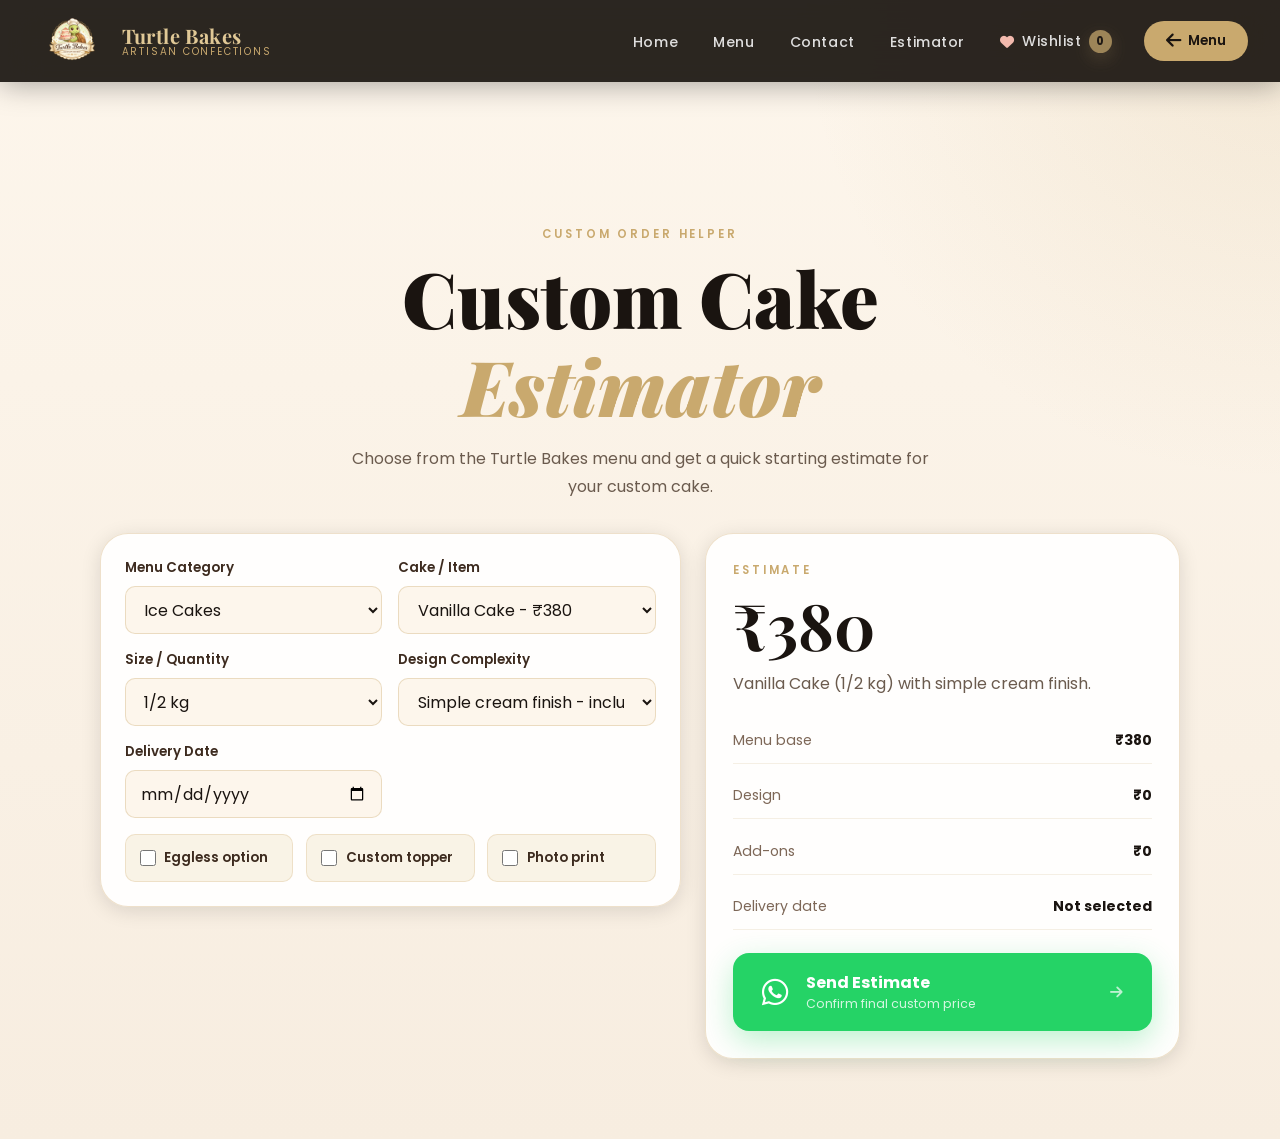
<file: estimator.html>
<!DOCTYPE html>
<html lang="en">

<head>
  <meta charset="UTF-8" />
  <meta name="viewport" content="width=device-width, initial-scale=1.0" />
  <title>Custom Cake Estimator | Turtle Bakes</title>
  <link rel="stylesheet" href="style.css?v=5" />
  <link rel="icon" type="image/png" sizes="64x64" href="logo.png" />
  <link
    href="https://fonts.googleapis.com/css2?family=Playfair+Display:ital,wght@0,400;0,600;0,700;0,900;1,400;1,600&family=Poppins:wght@300;400;500;600&family=Cormorant+Garamond:ital,wght@0,300;0,400;1,300;1,400&display=swap"
    rel="stylesheet" />
  <link rel="stylesheet" href="https://cdnjs.cloudflare.com/ajax/libs/font-awesome/6.5.0/css/all.min.css" />
</head>

<body class="estimator-page-body">
  <nav class="navbar wishlist-page-nav scrolled" id="navbar">
    <div class="nav-container">
      <a href="index.html#home" class="nav-logo">
        <span class="logo-turtle"><img src="logo.png" alt="Turtle Bakes logo" style="width: 80px;"></span>
        <div class="logo-text">
          <span class="logo-main">Turtle Bakes</span>
          <span class="logo-tagline">Artisan Confections</span>
        </div>
      </a>
      <ul class="nav-links" id="navLinks">
        <li><a href="index.html#home" class="nav-link">Home</a></li>
        <li><a href="index.html#menu" class="nav-link">Menu</a></li>
        <li><a href="index.html#contact" class="nav-link">Contact</a></li>
        <li><a href="estimator.html" class="nav-link active-link">Estimator</a></li>
        <li>
          <a href="wishlist.html" class="nav-link wishlist-nav-link" aria-label="Open wishlist">
            <i class="fas fa-heart"></i>
            <span>Wishlist</span>
            <span class="wishlist-count" data-wishlist-count>0</span>
          </a>
        </li>
      </ul>
      <a href="https://wa.me/916383881006?text=Hi%2C%20I%20want%20to%20enquire%20about%20cakes" target="_blank"
        class="nav-cta nav-cta-mobile">
        <i class="fab fa-whatsapp"></i> Order Now
      </a>
      <a href="index.html#menu" class="nav-cta nav-cta-desktop">
        <i class="fas fa-arrow-left"></i> Menu
      </a>
      <button class="hamburger" id="hamburger" aria-label="Toggle menu">
        <span></span><span></span><span></span>
      </button>
    </div>
  </nav>

  <main class="estimator-page">
    <section class="estimator-hero">
      <p class="section-eyebrow">Custom Order Helper</p>
      <h1>Custom Cake <em>Estimator</em></h1>
      <p>Choose from the Turtle Bakes menu and get a quick starting estimate for your custom cake.</p>
    </section>

    <section class="estimator-shell">
      <form class="estimator-panel" id="estimatorForm">
        <div class="estimator-field">
          <label for="categorySelect">Menu Category</label>
          <select id="categorySelect"></select>
        </div>

        <div class="estimator-field">
          <label for="cakeSelect">Cake / Item</label>
          <select id="cakeSelect"></select>
        </div>

        <div class="estimator-field">
          <label for="sizeSelect">Size / Quantity</label>
          <select id="sizeSelect"></select>
        </div>

        <div class="estimator-field">
          <label for="designSelect">Design Complexity</label>
          <select id="designSelect">
            <option value="0">Simple cream finish - included</option>
            <option value="120">Standard custom design - +₹120</option>
            <option value="250">Premium theme design - +₹250</option>
            <option value="450">Detailed sculpted design - +₹450</option>
          </select>
        </div>

        <div class="estimator-field">
          <label for="deliveryDate">Delivery Date</label>
          <input type="date" id="deliveryDate" />
        </div>

        <div class="estimator-addons">
          <label><input type="checkbox" value="50" data-addon="Eggless option" /> Eggless option</label>
          <label><input type="checkbox" value="120" data-addon="Custom topper" /> Custom topper</label>
          <label><input type="checkbox" value="150" data-addon="Photo print" /> Photo print</label>
        </div>
      </form>

      <aside class="estimator-result">
        <p class="section-eyebrow">Estimate</p>
        <h2 id="estimateTotal">₹0</h2>
        <p id="estimateSummary">Select a cake to calculate your starting estimate.</p>
        <div class="estimator-breakdown" id="estimateBreakdown"></div>
        <a href="#" target="_blank" class="btn-whatsapp-large estimator-whatsapp" id="estimateWhatsApp">
          <i class="fab fa-whatsapp"></i>
          <div>
            <span>Send Estimate</span>
            <small>Confirm final custom price</small>
          </div>
          <i class="fas fa-arrow-right"></i>
        </a>
      </aside>
    </section>
  </main>

  <script src="js/wishlist.js"></script>
  <script src="js/smooth-scroll.js?v=2"></script>
  <script src="js/estimator.js?v=5"></script>
</body>

</html>
</file>
<file: style.css>
/* =============================================
   TURTLE BAKES — Luxury Bakery CSS
   Patisserie-inspired dark + beige palette
   ============================================= */

/* ─── CSS VARIABLES ─── */
:root {
  --dark:       #1a1410;
  --dark-2:     #231c15;
  --dark-3:     #2e2318;
  --mocha:      #3d2b1f;
  --gold:       #c9a96e;
  --gold-light: #e0c896;
  --gold-pale:  #f5ead4;
  --cream:      #fdf6ec;
  --cream-2:    #f7ede0;
  --beige:      #e8d5b7;
  --text-light: rgba(255,255,255,0.85);
  --text-muted: rgba(255,255,255,0.5);
  --shadow-sm:  0 4px 20px rgba(0,0,0,0.12);
  --shadow-md:  0 8px 40px rgba(0,0,0,0.2);
  --shadow-lg:  0 20px 60px rgba(0,0,0,0.3);
  --radius:     16px;
  --radius-sm:  10px;
  --radius-lg:  28px;
  --transition: 0.42s cubic-bezier(0.22,1,0.36,1);
}

/* ─── RESET & BASE ─── */
*, *::before, *::after { box-sizing: border-box; margin: 0; padding: 0; }
html { scroll-behavior: smooth; font-size: 16px; }
html,
body {
  width: 100%;
  max-width: 100%;
  overflow-x: hidden;
}
body {
  font-family: 'Poppins', sans-serif;
  background: var(--cream);
  color: var(--dark);
  overflow-x: hidden;
}
body.nav-open {
  overflow: hidden;
}
img { display: block; width: 100%; object-fit: cover; }
a { text-decoration: none; color: inherit; }
ul { list-style: none; }
button { border: none; cursor: pointer; background: none; font-family: inherit; }

.feat-img-wrap img,
.baking-img img,
.menu-card-img img,
.wishlist-page-img img,
.wishlist-detail-image img,
.about-img-main img,
.about-img-accent img,
.contact-img-card img {
  width: 100%;
  height: 100%;
  object-fit: cover;
  object-position: center center;
}

/* ─── TYPOGRAPHY ─── */
h1, h2, h3, h4 { font-family: 'Playfair Display', serif; line-height: 1.15; }
h1 { font-size: clamp(2.6rem, 6vw, 5.2rem); font-weight: 900; }
h2 { font-size: clamp(2rem, 4vw, 3.4rem); font-weight: 700; }
h3 { font-size: 1.25rem; font-weight: 600; }
h4 { font-size: 1.05rem; font-weight: 600; }
em { font-style: italic; color: var(--gold); }

/* ─── SCROLLBAR ─── */
::-webkit-scrollbar { width: 6px; }
::-webkit-scrollbar-track { background: var(--cream); }
::-webkit-scrollbar-thumb { background: var(--gold); border-radius: 3px; }

/* ─── SECTION HELPERS ─── */
.section-eyebrow {
  font-family: 'Poppins', sans-serif;
  font-size: 0.72rem;
  font-weight: 600;
  letter-spacing: 0.25em;
  text-transform: uppercase;
  color: var(--gold);
  margin-bottom: 0.6rem;
  display: block;
}
.section-eyebrow.light { color: var(--gold-light); }

.section-title { margin-bottom: 1rem; }
.section-sub {
  font-size: 1.02rem;
  color: #6b5b4e;
  max-width: 520px;
  margin: 0 auto;
  line-height: 1.7;
}

.section-header {
  text-align: center;
  padding: 0 1rem 3rem;
  max-width: 700px;
  margin: 0 auto;
}

/* ─── BUTTONS ─── */
.btn-primary {
  display: inline-flex;
  align-items: center;
  gap: 0.7rem;
  padding: 1rem 2.2rem;
  background: var(--gold);
  color: var(--dark);
  font-weight: 600;
  font-size: 0.9rem;
  letter-spacing: 0.05em;
  border-radius: 60px;
  transition: var(--transition);
  position: relative;
  overflow: hidden;
}
.btn-primary::before {
  content: '';
  position: absolute;
  inset: 0;
  background: white;
  opacity: 0;
  transition: opacity 0.3s;
}
.btn-primary:hover { transform: translateY(-3px); box-shadow: 0 12px 35px rgba(201,169,110,0.45); }
.btn-primary:hover::before { opacity: 0.12; }
.btn-primary i { transition: transform 0.3s; }
.btn-primary:hover i { transform: translateX(5px); }

.btn-outline {
  display: inline-flex;
  align-items: center;
  gap: 0.7rem;
  padding: 1rem 2.2rem;
  border: 1.5px solid var(--gold-light);
  color: var(--gold-light);
  font-weight: 600;
  font-size: 0.9rem;
  letter-spacing: 0.05em;
  border-radius: 60px;
  transition: var(--transition);
}
.btn-outline:hover {
  background: var(--gold-light);
  color: var(--dark);
  transform: translateY(-3px);
}
.btn-outline:hover i { transform: translateX(5px); }
.btn-outline i { transition: transform 0.3s; }

.btn-whatsapp {
  display: inline-flex;
  align-items: center;
  gap: 0.7rem;
  padding: 1rem 2.2rem;
  background: #25D366;
  color: white;
  font-weight: 600;
  font-size: 0.95rem;
  border-radius: 60px;
  transition: var(--transition);
  box-shadow: 0 8px 25px rgba(37,211,102,0.3);
}
.btn-whatsapp:hover { background: #1ebe5d; transform: translateY(-3px); box-shadow: 0 14px 35px rgba(37,211,102,0.4); }
.btn-whatsapp i { font-size: 1.2rem; }

/* ─── ANIMATIONS ─── */
@keyframes fadeUp {
  from { opacity: 0; transform: translateY(30px); }
  to   { opacity: 1; transform: translateY(0); }
}
@keyframes marquee {
  from { transform: translateX(0); }
  to   { transform: translateX(-50%); }
}
@keyframes pulse-ring {
  0%   { transform: scale(0.95); box-shadow: 0 0 0 0 rgba(37,211,102,0.6); }
  70%  { transform: scale(1);    box-shadow: 0 0 0 14px rgba(37,211,102,0); }
  100% { transform: scale(0.95); box-shadow: 0 0 0 0 rgba(37,211,102,0); }
}
@keyframes scrollLine {
  0%   { height: 0; opacity: 1; }
  100% { height: 48px; opacity: 0; }
}
@keyframes countUp { from { opacity: 0; } to { opacity: 1; } }

/* Reveal on scroll */
.reveal {
  opacity: 0;
  transform: translateY(40px);
  transition: opacity 0.7s ease, transform 0.7s ease;
}
.reveal.visible { opacity: 1; transform: translateY(0); }
.reveal:nth-child(2) { transition-delay: 0.1s; }
.reveal:nth-child(3) { transition-delay: 0.2s; }
.reveal:nth-child(4) { transition-delay: 0.3s; }
.reveal:nth-child(5) { transition-delay: 0.4s; }

/* Slide content animations */
.hero-slide .fade-up { opacity: 0; transform: translateY(28px); }
.hero-slide.active .fade-up { animation: fadeUp 0.7s ease forwards; }
.hero-slide.active .delay-1 { animation-delay: 0.2s; }
.hero-slide.active .delay-2 { animation-delay: 0.4s; }
.hero-slide.active .delay-3 { animation-delay: 0.6s; }

/* ─── NAVBAR ─── */
.navbar {
  position: fixed;
  top: 0; left: 0; right: 0;
  z-index: 1000;
  transition: background 0.4s, box-shadow 0.4s, padding 0.4s;
  padding: 1.4rem 0;
}
.navbar.scrolled {
  background: rgba(26,20,16,0.92);
  backdrop-filter: blur(18px) saturate(1.5);
  -webkit-backdrop-filter: blur(18px) saturate(1.5);
  box-shadow: 0 2px 30px rgba(0,0,0,0.35);
  padding: 0.9rem 0;
}

.nav-container {
  max-width: 1280px;
  margin: 0 auto;
  padding: 0 2rem;
  display: flex;
  align-items: center;
  gap: 2rem;
}

.nav-logo {
  display: flex;
  align-items: center;
  gap: 0.6rem;
  text-decoration: none;
  margin-right: auto;
  order: 1;
}
.logo-turtle { font-size: 1.8rem; }
.logo-text { display: flex; flex-direction: column; line-height: 1.1; }
.logo-main {
  font-family: 'Playfair Display', serif;
  font-size: 1.25rem;
  font-weight: 700;
  color: var(--gold-light);
  letter-spacing: 0.02em;
}
.logo-tagline {
  font-size: 0.62rem;
  font-weight: 400;
  letter-spacing: 0.18em;
  text-transform: uppercase;
  color: var(--gold);
}

.nav-links {
  display: flex;
  gap: 2.2rem;
  align-items: center;
  order: 2;
}
.nav-link {
  font-size: 0.88rem;
  font-weight: 500;
  color: var(--text-light);
  letter-spacing: 0.04em;
  position: relative;
  transition: color 0.3s;
}
.nav-link::after {
  content: '';
  position: absolute;
  bottom: -4px; left: 0;
  width: 0; height: 1.5px;
  background: var(--gold);
  transition: width 0.3s ease;
}
.nav-link:hover { color: var(--gold-light); }
.nav-link:hover::after { width: 100%; }

.nav-cta {
  display: flex;
  align-items: center;
  gap: 0.4rem;
  padding: 0.6rem 1.4rem;
  background: #25D366;
  color: white;
  font-size: 0.85rem;
  font-weight: 600;
  border-radius: 60px;
  transition: var(--transition);
  order: 3;
  flex-shrink: 0;
}
.nav-cta:hover { background: #1ebe5d; transform: translateY(-2px); }
.nav-cta i { font-size: 1.1rem; }

.hamburger {
  display: none;
  flex-direction: column;
  gap: 5px;
  padding: 4px;
  order: 4;
  flex-shrink: 0;
}
.hamburger span {
  display: block;
  width: 24px; height: 2px;
  background: var(--gold-light);
  border-radius: 2px;
  transition: 0.3s;
}
.hamburger.active span:nth-child(1) { transform: rotate(45deg) translate(5px,5px); }
.hamburger.active span:nth-child(2) { opacity: 0; }
.hamburger.active span:nth-child(3) { transform: rotate(-45deg) translate(5px,-5px); }

/* ─── HERO ─── */
.hero {
  position: relative;
  width: 100%;
  height: 100vh;
  min-height: 600px;
  overflow: hidden;
}

.hero-slider {
  position: relative;
  width: 100%; height: 100%;
}

.hero-slide {
  position: absolute;
  inset: 0;
  background-image: var(--slide-bg);
  background-size: cover;
  background-position: center center;
  opacity: 0;
  transition: opacity 1.1s ease;
  transform: scale(1.04);
}
.hero-slide.active {
  opacity: 1;
  z-index: 1;
  animation: heroZoom 7s ease forwards;
}
@keyframes heroZoom {
  from { transform: scale(1.04); }
  to   { transform: scale(1); }
}

.slide-overlay {
  position: absolute;
  inset: 0;
  background: linear-gradient(
    135deg,
    rgba(20,12,8,0.78) 0%,
    rgba(20,12,8,0.4) 60%,
    rgba(20,12,8,0.2) 100%
  );
}

.slide-content {
  position: absolute;
  inset: 0;
  display: flex;
  flex-direction: column;
  justify-content: center;
  padding: 0 8vw;
  max-width: 780px;
  z-index: 2;
}

.slide-label {
  font-size: 0.75rem;
  font-weight: 600;
  letter-spacing: 0.3em;
  text-transform: uppercase;
  color: var(--gold);
  margin-bottom: 1.2rem;
}

.slide-title {
  color: white;
  text-shadow: 0 4px 30px rgba(0,0,0,0.4);
  margin-bottom: 1.2rem;
}

.slide-sub {
  font-size: 1.1rem;
  color: rgba(255,255,255,0.75);
  margin-bottom: 2.5rem;
  font-weight: 300;
  letter-spacing: 0.02em;
}

.slider-btn {
  position: absolute;
  top: 50%; transform: translateY(-50%);
  z-index: 10;
  width: 54px; height: 54px;
  border-radius: 50%;
  background: rgba(255,255,255,0.12);
  backdrop-filter: blur(8px);
  color: white;
  font-size: 1rem;
  transition: var(--transition);
  border: 1px solid rgba(255,255,255,0.2);
}
.slider-btn:hover { background: var(--gold); color: var(--dark); transform: translateY(-50%) scale(1.1); }
.slider-btn.prev { left: 2rem; }
.slider-btn.next { right: 2rem; }

.slider-dots {
  position: absolute;
  bottom: 2.5rem; left: 50%;
  transform: translateX(-50%);
  display: flex; gap: 0.6rem;
  z-index: 10;
}
.slider-dot {
  width: 8px; height: 8px;
  border-radius: 50%;
  background: rgba(255,255,255,0.4);
  cursor: pointer;
  transition: 0.3s;
}
.slider-dot.active {
  background: var(--gold);
  width: 24px;
  border-radius: 4px;
}

.scroll-indicator {
  position: absolute;
  bottom: 2.5rem; right: 3rem;
  display: flex;
  flex-direction: column;
  align-items: center;
  gap: 0.4rem;
  z-index: 10;
}
.scroll-indicator span {
  font-size: 0.65rem;
  letter-spacing: 0.2em;
  text-transform: uppercase;
  color: rgba(255,255,255,0.5);
  writing-mode: vertical-rl;
}
.scroll-line {
  width: 1px;
  height: 48px;
  background: linear-gradient(to bottom, var(--gold), transparent);
  animation: scrollLine 1.8s ease-in-out infinite;
}

/* ─── MARQUEE ─── */
.marquee-strip {
  background: var(--dark-2);
  border-top: 1px solid rgba(201,169,110,0.15);
  border-bottom: 1px solid rgba(201,169,110,0.15);
  padding: 0.95rem 0;
  overflow: hidden;
  white-space: nowrap;
}
.marquee-track {
  display: inline-flex;
  gap: 2.5rem;
  animation: marquee 28s linear infinite;
}
.marquee-track span {
  font-size: 0.82rem;
  font-weight: 500;
  letter-spacing: 0.1em;
  text-transform: uppercase;
  color: var(--gold);
}
.marquee-track span:nth-child(even) {
  color: rgba(201,169,110,0.35);
  font-size: 0.6rem;
}

/* ─── FEATURED SECTION ─── */
.featured {
  padding: 6rem 0 5rem;
  background: var(--cream);
  overflow: hidden;
}

.featured-wrapper {
  position: relative;
  display: flex;
  align-items: center;
  gap: 0;
}

.featured-track-container {
  flex: 1;
  overflow-x: auto;
  overflow-y: hidden;
  padding: 1rem 0 2rem;
  cursor: grab;
  scroll-behavior: smooth;
  scroll-snap-type: x proximity;
  scrollbar-width: none;
  user-select: none;
}
.featured-track-container::-webkit-scrollbar { display: none; }
.featured-track-container:active { cursor: grabbing; }

.featured-track {
  display: flex;
  gap: 1.5rem;
  padding: 0.5rem 4rem;
}

.feat-card {
  flex: 0 0 280px;
  scroll-snap-align: center;
  background: white;
  border-radius: var(--radius-lg);
  overflow: hidden;
  box-shadow: var(--shadow-sm);
  transition: var(--transition);
  border: 1px solid rgba(232,213,183,0.5);
}
.feat-card:hover {
  transform: translateY(-10px);
  box-shadow: var(--shadow-md);
}

.feat-img-wrap {
  position: relative;
  aspect-ratio: 7 / 5;
  overflow: hidden;
}
.feat-img-wrap img {
  transition: transform 0.6s ease;
}
.feat-card:hover .feat-img-wrap img { transform: scale(1.08); }

.feat-badge {
  position: absolute;
  top: 1rem; left: 1rem;
  background: var(--gold);
  color: var(--dark);
  font-size: 0.68rem;
  font-weight: 700;
  letter-spacing: 0.08em;
  text-transform: uppercase;
  padding: 0.35rem 0.75rem;
  border-radius: 30px;
}

.feat-info {
  padding: 1.2rem 1.4rem 1.4rem;
}
.feat-info h3 {
  font-size: 1.05rem;
  color: var(--dark);
  margin-bottom: 0.3rem;
}
.feat-info p {
  font-size: 0.82rem;
  color: #8a7060;
  margin-bottom: 0.9rem;
  line-height: 1.5;
}
.feat-price {
  font-family: 'Playfair Display', serif;
  font-size: 1.15rem;
  font-weight: 700;
  color: var(--gold);
}

.feat-btn {
  width: 48px; height: 48px;
  border-radius: 50%;
  background: white;
  color: var(--dark);
  font-size: 0.9rem;
  border: 1.5px solid var(--beige);
  transition: var(--transition);
  flex-shrink: 0;
  margin: 0 0.5rem;
  box-shadow: var(--shadow-sm);
  z-index: 2;
}
.feat-btn:hover { background: var(--gold); color: white; border-color: var(--gold); transform: scale(1.1); }

/* ─── BAKING BANNER ─── */
.baking-banner {
  position: relative;
  min-height: 540px;
  display: flex;
  align-items: center;
  overflow: hidden;
}

.baking-img {
  position: absolute;
  inset: 0;
}
.baking-img img { object-position: center 30%; }
.baking-overlay {
  position: absolute; inset: 0;
  background: linear-gradient(to right, rgba(20,12,8,0.88) 40%, rgba(20,12,8,0.35) 100%);
}

.baking-content {
  position: relative;
  z-index: 1;
  padding: 4rem 8vw;
  max-width: 600px;
  color: white;
}
.baking-content h2 { color: white; margin-bottom: 1.2rem; }
.baking-content p {
  color: rgba(255,255,255,0.75);
  line-height: 1.8;
  margin-bottom: 2rem;
  font-size: 0.97rem;
}

/* ─── MENU SECTION ─── */
.menu {
  padding: 6rem 0 5rem;
  background: var(--cream-2);
}

.menu-tabs {
  display: flex;
  justify-content: center;
  gap: 0.8rem;
  flex-wrap: wrap;
  padding: 0 1rem 3rem;
}

.tab-btn {
  padding: 0.65rem 1.6rem;
  border-radius: 60px;
  font-size: 0.88rem;
  font-weight: 600;
  color: #6b5b4e;
  border: 1.5px solid var(--beige);
  background: white;
  transition: var(--transition);
  letter-spacing: 0.02em;
}
.tab-btn:hover { border-color: var(--gold); color: var(--gold); }
.tab-btn.active {
  background: var(--dark);
  color: var(--gold-light);
  border-color: var(--dark);
  box-shadow: 0 6px 20px rgba(26,20,16,0.25);
}

.menu-grid {
  display: grid;
  grid-template-columns: repeat(auto-fill, minmax(260px, 1fr));
  gap: 1.5rem;
  max-width: 1280px;
  margin: 0 auto;
  padding: 0 2rem;
}
.menu-grid.hidden { display: none; }

.menu-card {
  background: white;
  border-radius: var(--radius);
  overflow: hidden;
  box-shadow: var(--shadow-sm);
  border: 1px solid rgba(232,213,183,0.6);
  transition: var(--transition);
}
.menu-card:hover {
  transform: translateY(-8px);
  box-shadow: 0 12px 40px rgba(0,0,0,0.14);
}

.menu-card-img {
  aspect-ratio: 4 / 3;
  overflow: hidden;
}
.menu-card-img img {
  transition: transform 0.6s ease;
}
.menu-card:hover .menu-card-img img { transform: scale(1.07); }

.menu-card-body { padding: 1.2rem 1.3rem 1.4rem; }

.menu-card-top {
  display: flex;
  justify-content: space-between;
  align-items: flex-start;
  margin-bottom: 0.4rem;
  gap: 0.5rem;
}
.menu-card-top h4 { font-size: 1rem; color: var(--dark); }
.menu-tag {
  font-size: 0.65rem;
  font-weight: 600;
  letter-spacing: 0.08em;
  text-transform: uppercase;
  color: var(--gold);
  background: rgba(201,169,110,0.1);
  padding: 0.25rem 0.55rem;
  border-radius: 20px;
  white-space: nowrap;
  border: 1px solid rgba(201,169,110,0.3);
}

.menu-card-body > p {
  font-size: 0.82rem;
  color: #8a7060;
  margin-bottom: 0.9rem;
  line-height: 1.5;
}

.menu-price {
  font-family: 'Playfair Display', serif;
  font-size: 1.3rem;
  font-weight: 700;
  color: var(--dark);
}

/* WISHLIST */
.wishlist-nav-link {
  display: inline-flex;
  align-items: center;
  gap: 0.45rem;
}
.wishlist-nav-link i { color: #f2b9ad; }
.wishlist-count {
  min-width: 1.45rem;
  height: 1.45rem;
  display: inline-flex;
  align-items: center;
  justify-content: center;
  border-radius: 999px;
  background: var(--gold);
  color: var(--dark);
  font-size: 0.72rem;
  font-weight: 700;
  line-height: 1;
  box-shadow: 0 6px 18px rgba(201,169,110,0.28);
}
.wishlist-count.is-empty { opacity: 0.72; }
.wishlist-count.bump { animation: wishlistBadgeBump 0.42s ease; }
.wishlist-media { position: relative; }
.wishlist-btn {
  position: absolute;
  top: 0.9rem;
  right: 0.9rem;
  z-index: 3;
  width: 42px;
  height: 42px;
  display: inline-flex;
  align-items: center;
  justify-content: center;
  border-radius: 50%;
  background: rgba(253,246,236,0.94);
  color: var(--mocha);
  border: 1px solid rgba(255,255,255,0.68);
  box-shadow: 0 8px 24px rgba(26,20,16,0.18);
  transition: transform 0.28s ease, background 0.28s ease, color 0.28s ease, box-shadow 0.28s ease;
  backdrop-filter: blur(10px);
}
.wishlist-btn:hover {
  transform: translateY(-2px) scale(1.05);
  background: white;
  color: #c94f62;
}
.wishlist-btn.saved {
  background: #fff1ee;
  color: #c94f62;
}
.wishlist-btn.heart-pop { animation: wishlistHeartPop 0.52s ease; }
.wishlist-toast-wrap {
  position: fixed;
  top: 6.4rem;
  right: 1.3rem;
  z-index: 2000;
  display: grid;
  gap: 0.7rem;
  pointer-events: none;
}
.wishlist-toast {
  display: flex;
  align-items: center;
  gap: 0.7rem;
  max-width: min(330px, calc(100vw - 2rem));
  padding: 0.9rem 1rem;
  border-radius: 999px;
  background: rgba(26,20,16,0.95);
  color: var(--cream);
  font-size: 0.85rem;
  box-shadow: 0 18px 40px rgba(0,0,0,0.25);
  opacity: 0;
  transform: translateY(-10px) translateX(14px);
  transition: opacity 0.28s ease, transform 0.28s ease;
}
.wishlist-toast i { color: #f2b9ad; }
.wishlist-toast.show {
  opacity: 1;
  transform: translateY(0) translateX(0);
}

.wishlist-page-body {
  min-height: 100vh;
  background:
    radial-gradient(circle at top left, rgba(201,169,110,0.18), transparent 32rem),
    linear-gradient(180deg, var(--cream) 0%, var(--cream-2) 100%);
}
.wishlist-page-nav { position: sticky; }
.wishlist-page {
  padding-top: 4rem;
  min-height: 100vh;
}
.wishlist-hero {
  max-width: 880px;
  margin: 0 auto;
  padding: 5rem 1.5rem 2rem;
  text-align: center;
}
.wishlist-hero h1 {
  color: var(--dark);
  margin-bottom: 1rem;
}
.wishlist-hero p:last-child {
  color: #6b5b4e;
  line-height: 1.75;
  max-width: 620px;
  margin: 0 auto;
}
.wishlist-shell {
  width: min(1180px, calc(100% - 2rem));
  margin: 0 auto;
  padding: 1rem 0 5rem;
}
.wishlist-grid-page {
  display: grid;
  grid-template-columns: repeat(auto-fill, minmax(280px, 360px));
  justify-content: center;
  gap: 1.4rem;
}
.wishlist-page-card {
  width: 100%;
  max-width: 360px;
  overflow: hidden;
  border-radius: var(--radius);
  background: rgba(255,255,255,0.92);
  border: 1px solid rgba(232,213,183,0.7);
  box-shadow: var(--shadow-sm);
  animation: wishlistFadeIn 0.5s ease both;
  transition: transform 0.35s ease, box-shadow 0.35s ease, opacity 0.25s ease;
}
.wishlist-page-card:hover {
  transform: translateY(-7px);
  box-shadow: var(--shadow-md);
}
.wishlist-page-card.removing {
  opacity: 0;
  transform: scale(0.96);
}
.wishlist-page-img {
  aspect-ratio: 4 / 3;
  overflow: hidden;
}
.wishlist-page-img img {
  transition: transform 0.55s ease;
}
.wishlist-page-card:hover .wishlist-page-img img { transform: scale(1.06); }
.wishlist-page-info {
  padding: 1.25rem;
}
.wishlist-page-info h2 {
  font-size: 1.25rem;
  color: var(--dark);
  margin-bottom: 0.45rem;
}
.wishlist-page-info p {
  min-height: 3.1rem;
  color: #7d6757;
  font-size: 0.88rem;
  line-height: 1.6;
  margin-bottom: 0.95rem;
}
.wishlist-page-price {
  font-family: 'Playfair Display', serif;
  font-size: 1.35rem;
  font-weight: 700;
  color: var(--mocha);
  margin-bottom: 1.05rem;
}
.wishlist-page-actions {
  display: flex;
  align-items: center;
  gap: 0.75rem;
}
.wishlist-view-btn,
.wishlist-remove-btn {
  display: inline-flex;
  align-items: center;
  justify-content: center;
  border-radius: 999px;
  transition: var(--transition);
}
.wishlist-view-btn {
  flex: 1;
  gap: 0.55rem;
  min-height: 44px;
  padding: 0 1rem;
  background: var(--dark);
  color: var(--gold-light);
  font-weight: 600;
  font-size: 0.86rem;
}
.wishlist-view-btn:hover {
  transform: translateY(-2px);
  background: var(--mocha);
}
.wishlist-remove-btn {
  width: 44px;
  height: 44px;
  background: #fff4f1;
  color: #b84b4b;
  border: 1px solid rgba(184,75,75,0.16);
}
.wishlist-remove-btn:hover {
  transform: rotate(8deg) scale(1.04);
  background: #b84b4b;
  color: white;
}
.wishlist-empty {
  max-width: 580px;
  margin: 1rem auto 0;
  padding: 3rem 1.6rem;
  text-align: center;
  border-radius: var(--radius-lg);
  background: rgba(255,255,255,0.82);
  border: 1px solid rgba(232,213,183,0.72);
  box-shadow: var(--shadow-sm);
  animation: wishlistFadeIn 0.48s ease both;
}
.wishlist-empty-icon {
  width: 82px;
  height: 82px;
  display: inline-flex;
  align-items: center;
  justify-content: center;
  margin-bottom: 1.3rem;
  border-radius: 50%;
  background: #fff0ec;
  color: #c94f62;
  font-size: 2rem;
}
.wishlist-empty h2 {
  margin-bottom: 0.7rem;
  color: var(--dark);
}
.wishlist-empty p {
  color: #7d6757;
  line-height: 1.7;
  margin: 0 auto 1.7rem;
  max-width: 390px;
}
.wishlist-detail-modal {
  position: fixed;
  inset: 0;
  left: 0;
  right: 0;
  width: 100vw;
  max-width: 100vw;
  z-index: 2500;
  display: grid;
  place-items: center;
  padding: clamp(0.65rem, 3vw, 1rem);
  overflow-x: hidden;
  opacity: 0;
  visibility: hidden;
  transition: opacity 0.28s ease, visibility 0.28s ease;
}
.wishlist-detail-modal.open {
  opacity: 1;
  visibility: visible;
}
.wishlist-detail-backdrop {
  position: absolute;
  inset: 0;
  background: rgba(12,8,5,0.7);
  backdrop-filter: blur(9px);
}
.wishlist-detail-card {
  position: relative;
  width: min(920px, 100%);
  max-width: 100%;
  max-height: min(760px, calc(100dvh - 2rem));
  min-width: 0;
  display: grid;
  grid-template-columns: minmax(0, 1fr) minmax(280px, 0.9fr);
  overflow: hidden;
  border-radius: var(--radius-lg);
  background: var(--cream);
  box-shadow: var(--shadow-lg);
  transform: translateY(18px) scale(0.98);
  transition: transform 0.3s ease;
}
.wishlist-detail-modal.open .wishlist-detail-card {
  transform: translateY(0) scale(1);
}
.wishlist-detail-close {
  position: absolute;
  top: 1rem;
  right: 1rem;
  z-index: 2;
  width: 42px;
  height: 42px;
  border-radius: 50%;
  background: rgba(253,246,236,0.94);
  color: var(--dark);
  box-shadow: var(--shadow-sm);
}
.wishlist-detail-image img {
  height: 100%;
  max-width: 100%;
  min-height: 430px;
}
.wishlist-detail-content {
  min-width: 0;
  padding: 3rem 2rem;
  overflow-y: auto;
}
.wishlist-detail-content h2 {
  margin-bottom: 1rem;
  color: var(--dark);
  overflow-wrap: anywhere;
}
.wishlist-detail-content p {
  color: #6b5b4e;
  line-height: 1.8;
  margin-bottom: 1.4rem;
  overflow-wrap: anywhere;
}
.wishlist-detail-price {
  font-family: 'Playfair Display', serif;
  font-size: 1.8rem;
  font-weight: 700;
  color: var(--gold);
  margin-bottom: 1.5rem;
}
@keyframes wishlistHeartPop {
  0% { transform: scale(1); }
  35% { transform: scale(1.24); }
  65% { transform: scale(0.92); }
  100% { transform: scale(1); }
}
@keyframes wishlistBadgeBump {
  0%, 100% { transform: scale(1); }
  45% { transform: scale(1.18); }
}
@keyframes wishlistFadeIn {
  from { opacity: 0; transform: translateY(16px); }
  to { opacity: 1; transform: translateY(0); }
}

/* CUSTOM CAKE ESTIMATOR */
.estimator-page-body {
  min-height: 100vh;
  background:
    radial-gradient(circle at top right, rgba(201,169,110,0.18), transparent 30rem),
    linear-gradient(180deg, var(--cream) 0%, var(--cream-2) 100%);
}
.estimator-page {
  min-height: 100vh;
  padding: 4rem 0 5rem;
}
.estimator-hero {
  max-width: 820px;
  margin: 0 auto;
  padding: 5rem 1.5rem 2rem;
  text-align: center;
}
.estimator-hero h1 {
  color: var(--dark);
  margin-bottom: 1rem;
}
.estimator-hero p:last-child {
  color: #6b5b4e;
  line-height: 1.75;
  max-width: 600px;
  margin: 0 auto;
}
.estimator-shell {
  width: min(1080px, calc(100% - 2rem));
  margin: 0 auto;
  display: grid;
  grid-template-columns: minmax(0, 1.1fr) minmax(320px, 0.9fr);
  gap: 1.5rem;
  align-items: start;
}
.estimator-panel,
.estimator-result {
  border-radius: var(--radius-lg);
  background: rgba(255,255,255,0.92);
  border: 1px solid rgba(232,213,183,0.72);
  box-shadow: var(--shadow-sm);
}
.estimator-panel {
  display: grid;
  grid-template-columns: 1fr 1fr;
  gap: 1rem;
  padding: 1.5rem;
}
.estimator-field {
  display: grid;
  gap: 0.5rem;
}
.estimator-field label,
.estimator-addons label {
  color: var(--mocha);
  font-size: 0.84rem;
  font-weight: 600;
}
.estimator-field select,
.estimator-field input {
  width: 100%;
  min-height: 48px;
  border: 1.5px solid rgba(201,169,110,0.35);
  border-radius: var(--radius-sm);
  background: var(--cream);
  color: var(--dark);
  padding: 0 0.9rem;
  font: inherit;
  outline: none;
  transition: border-color 0.25s ease, box-shadow 0.25s ease;
}
.estimator-field select:focus,
.estimator-field input:focus {
  border-color: var(--gold);
  box-shadow: 0 0 0 4px rgba(201,169,110,0.14);
}
.estimator-addons {
  grid-column: 1 / -1;
  display: grid;
  grid-template-columns: repeat(3, minmax(0, 1fr));
  gap: 0.8rem;
}
.estimator-addons label {
  display: flex;
  align-items: center;
  gap: 0.55rem;
  min-height: 48px;
  padding: 0.75rem 0.85rem;
  border: 1px solid rgba(201,169,110,0.25);
  border-radius: var(--radius-sm);
  background: rgba(245,234,212,0.55);
}
.estimator-addons input {
  width: 16px;
  height: 16px;
  accent-color: var(--gold);
}
.estimator-result {
  position: sticky;
  top: 6.5rem;
  padding: 1.7rem;
}
.estimator-result h2 {
  font-size: clamp(2.4rem, 6vw, 4rem);
  color: var(--dark);
  margin-bottom: 0.5rem;
}
.estimator-result > p:not(.section-eyebrow) {
  color: #6b5b4e;
  line-height: 1.7;
  margin-bottom: 1.3rem;
}
.estimator-breakdown {
  display: grid;
  gap: 0.6rem;
  margin-bottom: 1.4rem;
}
.estimator-breakdown div {
  display: flex;
  align-items: center;
  justify-content: space-between;
  gap: 1rem;
  padding: 0.75rem 0;
  border-bottom: 1px solid rgba(201,169,110,0.18);
  color: #7d6757;
  font-size: 0.88rem;
}
.estimator-breakdown strong {
  color: var(--dark);
  white-space: nowrap;
}
.estimator-whatsapp {
  width: 100%;
}

.menu-note {
  display: flex;
  align-items: center;
  justify-content: center;
  gap: 0.6rem;
  margin: 2.5rem auto 0;
  max-width: 600px;
  padding: 1rem 1.5rem;
  background: rgba(201,169,110,0.1);
  border: 1px solid rgba(201,169,110,0.3);
  border-radius: var(--radius-sm);
  color: #6b5b4e;
  font-size: 0.85rem;
}
.menu-note i { color: var(--gold); }

.menu-cta {
  text-align: center;
  margin-top: 3rem;
  padding: 0 1rem;
}
.menu-cta p {
  font-family: 'Playfair Display', serif;
  font-size: 1.1rem;
  color: #6b5b4e;
  margin-bottom: 1rem;
  font-style: italic;
}

/* ─── STATS BAR ─── */
.stats-bar {
  background: var(--dark);
  padding: 3.5rem 0;
}
.stats-container {
  max-width: 900px;
  margin: 0 auto;
  padding: 0 2rem;
  display: flex;
  justify-content: center;
  align-items: center;
  gap: 0;
  flex-wrap: wrap;
}
.stat-item {
  flex: 1;
  min-width: 140px;
  text-align: center;
  padding: 1rem;
}
.stat-num {
  font-family: 'Playfair Display', serif;
  font-size: 2.8rem;
  font-weight: 700;
  color: var(--gold);
  line-height: 1;
  margin-bottom: 0.4rem;
}
.stat-label {
  font-size: 0.8rem;
  font-weight: 500;
  letter-spacing: 0.08em;
  text-transform: uppercase;
  color: var(--text-muted);
}
.stat-divider {
  width: 1px;
  height: 60px;
  background: rgba(201,169,110,0.2);
}

/* ─── ABOUT ─── */
.about {
  padding: 6rem 0;
  background: var(--cream);
}
.about-container {
  max-width: 1200px;
  margin: 0 auto;
  padding: 0 2rem;
  display: grid;
  grid-template-columns: 1fr 1fr;
  gap: 5rem;
  align-items: center;
}

.about-images {
  position: relative;
}
.about-img-main {
  border-radius: var(--radius-lg);
  overflow: hidden;
  height: 500px;
  box-shadow: var(--shadow-md);
}

.about-img-accent {
  position: absolute;
  bottom: -2.5rem; right: -2.5rem;
  width: 200px; height: 200px;
  border-radius: var(--radius);
  overflow: hidden;
  box-shadow: var(--shadow-md);
  border: 5px solid white;
}

.about-tag {
  position: absolute;
  top: -1rem; left: 1rem;
  background: var(--gold);
  color: var(--dark);
  font-size: 0.7rem;
  font-weight: 700;
  letter-spacing: 0.12em;
  text-transform: uppercase;
  padding: 0.4rem 0.9rem;
  border-radius: 20px;
}

.about-content { padding: 1rem 0; }
.about-lead {
  font-family: 'Cormorant Garamond', serif;
  font-size: 1.5rem;
  font-style: italic;
  color: var(--gold);
  margin-bottom: 1.2rem;
}
.about-body {
  font-size: 0.95rem;
  color: #5a4a3e;
  line-height: 1.9;
  margin-bottom: 1rem;
}

.about-signs {
  display: flex;
  gap: 1.5rem;
  flex-wrap: wrap;
  margin-top: 2rem;
}
.sign-item {
  display: flex;
  align-items: center;
  gap: 0.5rem;
  font-size: 0.85rem;
  font-weight: 600;
  color: var(--dark);
}
.sign-item i {
  color: var(--gold);
  font-size: 1rem;
}

/* ─── TESTIMONIALS ─── */
.testimonials {
  padding: 5rem 0 6rem;
  background: var(--dark-2);
}
.testimonials .section-eyebrow { color: var(--gold); }
.testimonials .section-title { color: white; }

.testi-grid {
  display: grid;
  grid-template-columns: repeat(auto-fill, minmax(280px, 1fr));
  gap: 1.5rem;
  max-width: 1100px;
  margin: 0 auto;
  padding: 0 2rem;
}

.testi-card {
  background: rgba(255,255,255,0.04);
  border: 1px solid rgba(201,169,110,0.15);
  border-radius: var(--radius);
  padding: 2rem;
  transition: var(--transition);
}
.testi-card:hover {
  background: rgba(255,255,255,0.07);
  border-color: rgba(201,169,110,0.35);
  transform: translateY(-5px);
}

.testi-stars {
  color: var(--gold);
  font-size: 1.1rem;
  letter-spacing: 0.1em;
  margin-bottom: 1rem;
}

.testi-card p {
  font-size: 0.92rem;
  color: rgba(255,255,255,0.7);
  line-height: 1.8;
  font-style: italic;
  margin-bottom: 1.5rem;
}

.testi-author {
  display: flex;
  align-items: center;
  gap: 0.8rem;
}
.testi-avatar {
  width: 42px; height: 42px;
  border-radius: 50%;
  background: var(--gold);
  color: var(--dark);
  font-weight: 700;
  font-size: 1rem;
  display: flex;
  align-items: center;
  justify-content: center;
}
.testi-author strong {
  display: block;
  color: white;
  font-size: 0.88rem;
}
.testi-author span {
  color: rgba(255,255,255,0.45);
  font-size: 0.78rem;
}

/* ─── CONTACT ─── */
.contact {
  padding: 6rem 0;
  background: var(--dark);
}
.contact-container {
  max-width: 1200px;
  margin: 0 auto;
  padding: 0 2rem;
  display: grid;
  grid-template-columns: 1fr 1fr;
  gap: 5rem;
  align-items: center;
}

.contact-info { color: white; }
.contact-info h2 { color: white; margin-bottom: 1rem; }
.contact-sub {
  color: rgba(255,255,255,0.6);
  font-size: 0.97rem;
  line-height: 1.7;
  margin-bottom: 2.5rem;
}

.contact-details {
  display: flex;
  flex-direction: column;
  gap: 1.5rem;
  margin-bottom: 2.5rem;
}
.contact-item {
  display: flex;
  gap: 1.1rem;
  align-items: flex-start;
}
.contact-icon {
  width: 42px; height: 42px;
  border-radius: 10px;
  background: rgba(201,169,110,0.12);
  border: 1px solid rgba(201,169,110,0.2);
  display: flex;
  align-items: center;
  justify-content: center;
  color: var(--gold);
  font-size: 0.95rem;
  flex-shrink: 0;
}
.contact-item strong {
  display: block;
  font-size: 0.78rem;
  font-weight: 600;
  letter-spacing: 0.08em;
  text-transform: uppercase;
  color: var(--gold);
  margin-bottom: 0.25rem;
}
.contact-item span {
  font-size: 0.9rem;
  color: rgba(255,255,255,0.65);
  line-height: 1.6;
}
.contact-item span a {
  color: rgba(255,255,255,0.65);
  transition: color 0.2s;
}
.contact-item span a:hover { color: var(--gold-light); }

.btn-whatsapp-large {
  display: flex;
  width: 100%;
  min-width: 0;
  align-items: center;
  gap: 1.1rem;
  padding: 1.1rem 1.8rem;
  background: #25D366;
  color: white;
  border-radius: var(--radius);
  transition: var(--transition);
  box-shadow: 0 10px 30px rgba(37,211,102,0.3);
}
.btn-whatsapp-large:hover {
  background: #1ebe5d;
  transform: translateY(-4px);
  box-shadow: 0 16px 40px rgba(37,211,102,0.4);
}
.btn-whatsapp-large > i:first-child { font-size: 1.9rem; }
.btn-whatsapp-large div { flex: 1; min-width: 0; }
.btn-whatsapp-large span {
  display: block;
  overflow-wrap: anywhere;
  font-weight: 700;
  font-size: 1rem;
}
.btn-whatsapp-large small {
  display: block;
  overflow-wrap: anywhere;
  font-size: 0.78rem;
  opacity: 0.8;
}
.btn-whatsapp-large > i:last-child { font-size: 0.9rem; opacity: 0.7; }

.contact-visual { position: relative; }
.contact-card-stack {
  position: relative;
  border-radius: var(--radius-lg);
  overflow: visible;
}
.contact-img-card {
  border-radius: var(--radius-lg);
  overflow: hidden;
  height: 480px;
  box-shadow: var(--shadow-lg);
}

.contact-badge {
  position: absolute;
  bottom: -1.5rem; left: 2rem;
  background: var(--dark-2);
  border: 1px solid rgba(201,169,110,0.2);
  border-radius: var(--radius-sm);
  padding: 0.9rem 1.4rem;
  display: flex;
  align-items: center;
  gap: 0.6rem;
  color: var(--gold-light);
  font-weight: 600;
  font-size: 0.9rem;
  box-shadow: var(--shadow-md);
}
.contact-badge i { color: #25D366; font-size: 1.2rem; }

/* ─── FOOTER ─── */
.footer {
  background: var(--dark-3);
  border-top: 1px solid rgba(201,169,110,0.1);
  padding-top: 4rem;
}

.footer-top {
  max-width: 1280px;
  margin: 0 auto;
  padding: 0 2rem 3rem;
  display: grid;
  grid-template-columns: 2fr 1fr 1fr 1.5fr;
  gap: 3rem;
}

.footer-brand p {
  font-size: 0.88rem;
  color: rgba(255,255,255,0.5);
  line-height: 1.8;
  margin: 1.2rem 0 1.5rem;
  max-width: 280px;
}

.footer-social {
  display: flex;
  gap: 0.8rem;
}
.footer-social a {
  width: 38px; height: 38px;
  border-radius: 50%;
  border: 1px solid rgba(201,169,110,0.2);
  display: flex;
  align-items: center;
  justify-content: center;
  color: rgba(255,255,255,0.5);
  font-size: 0.9rem;
  transition: var(--transition);
}
.footer-social a:hover {
  background: var(--gold);
  border-color: var(--gold);
  color: var(--dark);
  transform: translateY(-3px);
}

.footer-links h4,
.footer-contact h4 {
  font-family: 'Poppins', sans-serif;
  font-size: 0.78rem;
  font-weight: 600;
  letter-spacing: 0.15em;
  text-transform: uppercase;
  color: var(--gold);
  margin-bottom: 1.2rem;
}

.footer-links ul {
  display: flex;
  flex-direction: column;
  gap: 0.6rem;
}
.footer-links ul a {
  font-size: 0.88rem;
  color: rgba(255,255,255,0.5);
  transition: color 0.2s;
}
.footer-links ul a:hover { color: var(--gold-light); }

.footer-contact p {
  font-size: 0.85rem;
  color: rgba(255,255,255,0.5);
  margin-bottom: 0.6rem;
  display: flex;
  align-items: flex-start;
  gap: 0.6rem;
  line-height: 1.5;
}
.footer-contact p i { color: var(--gold); margin-top: 2px; flex-shrink: 0; }
.footer-contact p a { color: rgba(255,255,255,0.5); transition: color 0.2s; }
.footer-contact p a:hover { color: var(--gold-light); }

.footer-wa {
  display: inline-flex;
  align-items: center;
  gap: 0.5rem;
  margin-top: 0.8rem;
  padding: 0.55rem 1.2rem;
  background: #25D366;
  color: white;
  font-size: 0.82rem;
  font-weight: 600;
  border-radius: 30px;
  transition: var(--transition);
}
.footer-wa:hover { background: #1ebe5d; transform: translateY(-2px); }

.footer-bottom {
  border-top: 1px solid rgba(255,255,255,0.07);
  padding: 1.5rem 2rem;
  text-align: center;
  font-size: 0.82rem;
  color: rgba(255,255,255,0.3);
  max-width: 1280px;
  margin: 0 auto;
}
.footer-bottom i { color: #e74c3c; }

/* ─── FLOATING WHATSAPP ─── */
.float-wa {
  position: fixed;
  bottom: 2rem; right: 2rem;
  width: 58px; height: 58px;
  background: #25D366;
  color: white;
  border-radius: 50%;
  display: flex;
  align-items: center;
  justify-content: center;
  font-size: 1.6rem;
  z-index: 999;
  box-shadow: 0 6px 25px rgba(37,211,102,0.45);
  animation: pulse-ring 2.5s ease infinite;
  transition: transform 0.3s, background 0.3s;
}
.float-wa:hover { background: #1ebe5d; transform: scale(1.1); }

/* ─── BACK TO TOP ─── */
.back-top {
  position: fixed;
  bottom: 2rem; left: 2rem;
  width: 44px; height: 44px;
  border-radius: 50%;
  background: var(--dark);
  color: var(--gold);
  font-size: 0.9rem;
  border: 1px solid rgba(201,169,110,0.25);
  z-index: 999;
  opacity: 0;
  transform: translateY(20px);
  pointer-events: none;
  transition: 0.4s;
  box-shadow: var(--shadow-sm);
}
.back-top.visible {
  opacity: 1;
  transform: translateY(0);
  pointer-events: all;
}
.back-top:hover { background: var(--gold); color: var(--dark); }

/* ─── RESPONSIVE ─── */

/* ─── NAV DROPDOWN ─── */
.nav-dropdown-item { position: relative; }

.nav-arrow {
  font-size: 0.6rem;
  margin-left: 3px;
  transition: transform 0.3s;
  vertical-align: middle;
}
.nav-dropdown-item:hover .nav-arrow { transform: rotate(180deg); }

.nav-dropdown {
  position: absolute;
  top: calc(100% + 18px);
  left: 50%;
  transform: translateX(-50%);
  width: 720px;
  background: var(--dark);
  border: 1px solid rgba(201,169,110,0.15);
  border-radius: var(--radius);
  box-shadow: 0 24px 60px rgba(0,0,0,0.5);
  opacity: 0;
  visibility: hidden;
  pointer-events: none;
  transition: opacity 0.3s, transform 0.3s;
  transform: translateX(-50%) translateY(10px);
  z-index: 2000;
}
.nav-dropdown-item:hover .nav-dropdown {
  opacity: 1;
  visibility: visible;
  pointer-events: all;
  transform: translateX(-50%) translateY(0);
}
.nav-dropdown-item.open .nav-dropdown {
  opacity: 1;
  visibility: visible;
  pointer-events: all;
  transform: translateX(-50%) translateY(0);
}
.nav-dropdown-item.open .nav-arrow { transform: rotate(180deg); }

.nav-dropdown-inner {
  display: grid;
  grid-template-columns: 2fr 1fr 1.5fr;
  gap: 0;
  padding: 1.5rem;
  gap: 0.5rem;
}

.dropdown-group {
  padding: 0.5rem 1rem;
  border-right: 1px solid rgba(201,169,110,0.08);
}
.dropdown-group:last-child { border-right: none; }

.dropdown-group-label {
  font-size: 0.7rem;
  font-weight: 700;
  letter-spacing: 0.15em;
  text-transform: uppercase;
  color: var(--gold);
  margin-bottom: 0.8rem;
  padding-bottom: 0.5rem;
  border-bottom: 1px solid rgba(201,169,110,0.12);
}

.dropdown-link {
  display: flex;
  justify-content: space-between;
  align-items: center;
  padding: 0.42rem 0;
  font-size: 0.83rem;
  color: rgba(255,255,255,0.65);
  transition: color 0.2s;
  border-radius: 6px;
}
.dropdown-link:hover { color: var(--gold-light); }
.dropdown-link span {
  font-size: 0.78rem;
  color: var(--gold);
  font-weight: 600;
}

/* ─── DESKTOP/MOBILE ORDER BUTTON ─── */
.nav-cta-desktop { display: flex; background: var(--gold); color: var(--dark); }
.nav-cta-desktop:hover { background: var(--gold-light); transform: translateY(-2px); }
.nav-cta-mobile { display: none; background: #25D366; color: white; }

/* ─── ORDER FORM MODAL ─── */
.modal-overlay {
  position: fixed;
  inset: 0;
  background: rgba(0,0,0,0.7);
  backdrop-filter: blur(6px);
  z-index: 9000;
  display: flex;
  align-items: center;
  justify-content: center;
  opacity: 0;
  visibility: hidden;
  transition: opacity 0.35s, visibility 0.35s;
  padding: 1rem;
}
.modal-overlay.open {
  opacity: 1;
  visibility: visible;
}

.modal-box {
  background: var(--dark-2);
  border: 1px solid rgba(201,169,110,0.2);
  border-radius: var(--radius-lg);
  width: 100%;
  max-width: 520px;
  max-height: 90vh;
  overflow-y: auto;
  padding: 2.5rem;
  position: relative;
  transform: translateY(30px);
  transition: transform 0.35s cubic-bezier(0.22,1,0.36,1);
  scrollbar-width: thin;
  scrollbar-color: var(--gold) transparent;
}
.modal-overlay.open .modal-box { transform: translateY(0); }

.modal-close {
  position: absolute;
  top: 1.2rem; right: 1.2rem;
  width: 34px; height: 34px;
  border-radius: 50%;
  background: rgba(255,255,255,0.07);
  color: rgba(255,255,255,0.6);
  font-size: 0.85rem;
  display: flex;
  align-items: center;
  justify-content: center;
  transition: background 0.2s, color 0.2s;
}
.modal-close:hover { background: rgba(255,255,255,0.15); color: white; }

.modal-header { margin-bottom: 1.8rem; }
.modal-header h3 { color: var(--gold-light); margin-bottom: 0.4rem; }
.modal-sub {
  font-size: 0.85rem;
  color: rgba(255,255,255,0.5);
  margin-top: 0.3rem;
}

.modal-body .form-group {
  margin-bottom: 1.2rem;
}
.modal-body label {
  display: block;
  font-size: 0.75rem;
  font-weight: 600;
  letter-spacing: 0.08em;
  text-transform: uppercase;
  color: var(--gold);
  margin-bottom: 0.45rem;
}
.modal-body input,
.modal-body select,
.modal-body textarea {
  width: 100%;
  padding: 0.75rem 1rem;
  background: rgba(255,255,255,0.05);
  border: 1px solid rgba(201,169,110,0.15);
  border-radius: var(--radius-sm);
  color: rgba(255,255,255,0.85);
  font-family: 'Poppins', sans-serif;
  font-size: 0.88rem;
  transition: border-color 0.2s;
  outline: none;
}
.modal-body input:focus,
.modal-body select:focus,
.modal-body textarea:focus {
  border-color: var(--gold);
}
.modal-body select option { background: var(--dark); }
.modal-body textarea { resize: vertical; }

.modal-submit {
  width: 100%;
  padding: 1rem;
  background: #25D366;
  color: white;
  font-family: 'Poppins', sans-serif;
  font-size: 0.95rem;
  font-weight: 700;
  border-radius: 60px;
  display: flex;
  align-items: center;
  justify-content: center;
  gap: 0.6rem;
  margin-top: 0.5rem;
  transition: var(--transition);
  box-shadow: 0 8px 25px rgba(37,211,102,0.3);
}
.modal-submit:hover { background: #1ebe5d; transform: translateY(-2px); box-shadow: 0 14px 35px rgba(37,211,102,0.4); }
.modal-submit i { font-size: 1.1rem; }

/* ─── REVIEWS ADD FORM ─── */
.add-review-wrap {
  max-width: 700px;
  margin: 3rem auto 0;
  padding: 0 1.5rem;
}

.add-review-box {
  background: var(--dark);
  border: 1px solid rgba(201,169,110,0.15);
  border-radius: var(--radius-lg);
  padding: 2.5rem;
  color: white;
}
.add-review-box h3 {
  color: var(--gold-light);
  margin-bottom: 0.4rem;
}
.add-review-box > p {
  font-size: 0.88rem;
  color: rgba(255,255,255,0.5);
  margin-bottom: 1.8rem;
}
.review-saved-count {
  display: inline-flex;
  align-items: center;
  min-height: 1.9rem;
  padding: 0.35rem 0.75rem;
  margin-bottom: 1.3rem !important;
  border-radius: 999px;
  background: rgba(201,169,110,0.12);
  color: var(--gold-light) !important;
  font-size: 0.78rem !important;
  font-weight: 600;
}

.review-form-row {
  display: grid;
  grid-template-columns: 1fr 1fr;
  gap: 1rem;
}

.review-form .form-group {
  margin-bottom: 1.2rem;
}
.review-form label {
  display: block;
  font-size: 0.73rem;
  font-weight: 600;
  letter-spacing: 0.08em;
  text-transform: uppercase;
  color: var(--gold);
  margin-bottom: 0.45rem;
}
.review-form input,
.review-form textarea {
  width: 100%;
  padding: 0.75rem 1rem;
  background: rgba(255,255,255,0.05);
  border: 1px solid rgba(201,169,110,0.15);
  border-radius: var(--radius-sm);
  color: rgba(255,255,255,0.85);
  font-family: 'Poppins', sans-serif;
  font-size: 0.88rem;
  outline: none;
  transition: border-color 0.2s;
}
.review-form input:focus,
.review-form textarea:focus { border-color: var(--gold); }
.review-form textarea { resize: vertical; }

.star-picker {
  display: flex;
  gap: 0.3rem;
  margin-top: 0.2rem;
}
.star-opt {
  font-size: 1.8rem;
  color: rgba(255,255,255,0.2);
  cursor: pointer;
  transition: color 0.15s, transform 0.15s;
  line-height: 1;
}
.star-opt:hover,
.star-opt.selected { color: var(--gold); transform: scale(1.15); }

.review-submit-btn {
  display: inline-flex;
  align-items: center;
  gap: 0.6rem;
  padding: 0.85rem 2rem;
  background: var(--gold);
  color: var(--dark);
  font-family: 'Poppins', sans-serif;
  font-weight: 700;
  font-size: 0.88rem;
  border-radius: 60px;
  transition: var(--transition);
  margin-top: 0.5rem;
}
.review-submit-btn:hover { background: var(--gold-light); transform: translateY(-2px); box-shadow: 0 8px 25px rgba(201,169,110,0.3); }

.review-notice {
  margin-top: 0.8rem;
  font-size: 0.82rem;
  color: #25D366;
  min-height: 1.2rem;
}

/* new user review cards */
.testi-card.user-review {
  border: 1px solid rgba(201,169,110,0.2);
  animation: fadeUp 0.5s ease forwards;
}

@media (max-width: 1024px) {
  .footer-top { grid-template-columns: 1fr 1fr; }
  .about-container { gap: 3rem; }
  .contact-container { gap: 3rem; }
  .nav-dropdown { width: 560px; }
  .nav-dropdown-inner { grid-template-columns: 1fr 1fr; }
  .dropdown-group:nth-child(3) { grid-column: 1 / -1; border-right: none; border-top: 1px solid rgba(201,169,110,0.08); padding-top: 1rem; }
}

@media (max-width: 768px) {
  .hamburger {
    display: flex;
    z-index: 1200;
    /* Remove fixed positioning — keep in normal nav flow */
    position: relative;
    top: auto;
    right: auto;
    flex-shrink: 0;
    order: 3; /* push to end */
  }

  .nav-container {
    padding: 0 1.2rem;
    gap: 0.8rem;
  }

  /* Logo stays left */
  .nav-logo { order: 1; }

  /* WhatsApp button stays between logo and hamburger */
  .nav-cta-mobile {
    order: 2;
    margin-left: auto;
    margin-right: 0.5rem;
    padding: 0.5rem 1rem;
    font-size: 0.8rem;
    gap: 0.35rem;
  }
  .nav-cta-mobile i { font-size: 1rem; }

  /* Reset logo margin on mobile since nav-cta-mobile handles push */
  .nav-logo { margin-right: 0; }

  .nav-links {
    position: fixed;
    top: 0;
    right: 0;
    left: 0;
    width: 100vw;
    max-width: 100vw;
    height: 100dvh;
    background: var(--dark);
    flex-direction: column;
    justify-content: center;
    gap: 2rem;
    transform: translateX(100vw);
    transition: transform 0.4s ease;
    border-left: 0;
    padding: 2rem;
    z-index: 1001;
    overflow-y: auto;
    overflow-x: hidden;
    box-shadow: none;
  }
  .nav-links.open { transform: translateX(0); }
  .nav-link { font-size: 1.05rem; }
  .wishlist-nav-link { justify-content: center; }
  .nav-cta-desktop { display: none !important; }
  .nav-cta-mobile { display: flex; }

  /* Keep mobile nav compact: hide the long product dropdown list */
  .nav-dropdown {
    display: none !important;
  }
  .nav-arrow { display: none; }
  .nav-dropdown-trigger {
    display: inline-flex;
    justify-content: center;
  }

  .about-container,
  .contact-container { grid-template-columns: 1fr; gap: 3rem; }
  .about-img-main { height: 320px; }
  .about-img-accent { display: none; }
  .contact-visual { display: none; }

  .footer-top { grid-template-columns: 1fr 1fr; gap: 2rem; }
  .footer-brand { grid-column: 1 / -1; }

  .slider-btn.prev { left: 0.8rem; }
  .slider-btn.next { right: 0.8rem; }
  .scroll-indicator { display: none; }

  .stat-divider { display: none; }
  .stats-container { gap: 1rem; }
  .stat-item { min-width: 120px; }

  .section-header { padding-bottom: 2rem; }
  .featured { padding: 4rem 0; }
  .menu { padding: 4rem 0; }
  .about, .contact { padding: 4rem 0; }
  .testimonials { padding: 4rem 0 5rem; }

  .slide-content { padding: 0 5vw; }

  .review-form-row { grid-template-columns: 1fr; }
  .add-review-box { padding: 1.5rem; }
  .wishlist-toast-wrap {
    top: auto;
    right: 1rem;
    bottom: 1rem;
    left: 1rem;
  }
  .wishlist-toast { border-radius: var(--radius-sm); }
  .wishlist-page { padding-top: 2rem; }
  .wishlist-hero { padding-top: 4rem; }
  .wishlist-detail-card {
    width: min(560px, calc(100vw - 1.5rem));
    max-width: calc(100vw - 1.5rem);
    grid-template-columns: minmax(0, 1fr);
    overflow-y: auto;
  }
  .wishlist-detail-image img {
    height: 280px;
    min-height: 280px;
  }
  .wishlist-detail-content { padding: 1.6rem; }
  .btn-whatsapp-large {
    gap: 0.85rem;
    padding: 0.95rem 1rem;
  }
  .estimator-page { padding-top: 2rem; }
  .estimator-hero { padding-top: 4rem; }
  .estimator-shell {
    grid-template-columns: 1fr;
  }
  .estimator-panel {
    grid-template-columns: 1fr;
    padding: 1.2rem;
  }
  .estimator-addons {
    grid-template-columns: 1fr;
  }
  .estimator-result {
    position: static;
  }
}

@media (max-width: 480px) {
  .footer-top { grid-template-columns: 1fr; }
  .menu-tabs {
    padding: 0 0.75rem 2rem;
    gap: 0.55rem;
  }
  .tab-btn {
    flex: 1 1 100%;
    padding: 0.65rem 0.9rem;
  }
  .menu-grid {
    grid-template-columns: minmax(0, 1fr);
    width: min(100%, 430px);
    padding: 0 0.75rem;
    gap: 1.25rem;
  }
  .menu-card {
    width: 100%;
    min-width: 0;
    border-radius: 12px;
  }
  .menu-card-body {
    padding: 1rem 1rem 1.15rem;
  }
  .menu-card-top {
    align-items: center;
  }
  .menu-card-top h4,
  .menu-card-body > p {
    min-width: 0;
  }
  .testi-grid { grid-template-columns: 1fr; }
  .wishlist-grid-page { grid-template-columns: 1fr; }
  .wishlist-shell { width: min(100% - 1.2rem, 1180px); }
  .wishlist-page-actions { align-items: stretch; }
  .wishlist-view-btn { min-width: 0; }
  .wishlist-page-card { max-width: none; }
  .wishlist-detail-modal { padding: 0.6rem; }
  .wishlist-detail-card {
    width: calc(100vw - 1.2rem) !important;
    max-width: calc(100vw - 1.2rem) !important;
    min-width: 0 !important;
    max-height: calc(100dvh - 1.2rem);
    border-radius: var(--radius);
    justify-self: center;
  }
  .wishlist-detail-image img {
    height: 220px;
    min-height: 220px;
  }
  .wishlist-detail-content { padding: 1.15rem; }
  .wishlist-detail-content h2 { font-size: 1.8rem; }
  .wishlist-detail-price { font-size: 1.45rem; }
  .btn-whatsapp-large {
    width: 100%;
    max-width: 100%;
    gap: 0.65rem;
    padding: 0.9rem 0.85rem;
    border-radius: var(--radius-sm);
  }
  .btn-whatsapp-large > i:first-child { font-size: 1.45rem; }
  .btn-whatsapp-large > i:last-child { display: none; }
  .estimator-shell { width: min(100% - 1.2rem, 1080px); }
  .wishlist-btn {
    width: 38px;
    height: 38px;
  }
  .nav-links {
    left: 0;
    right: 0;
    width: 100%;
    min-width: 100%;
    max-width: none;
    height: 100svh;
    border-left: 0;
  }
  .nav-links.open { transform: translateX(0); }
  .nav-container {
    min-width: 0;
  }
  .nav-logo {
    min-width: 0;
  }
  .logo-main {
    font-size: 1rem;
  }
  .logo-tagline {
    display: none;
  }
  .nav-cta-mobile {
    padding: 0.45rem 0.7rem;
    font-size: 0.7rem;
    white-space: nowrap;
  }
  .stat-num { font-size: 2rem; }
  .hero { min-height: 100svh; }
  .slide-title { font-size: 2.2rem; }
}

@media (max-width: 360px) {
  .menu-grid {
    padding: 0 0.6rem;
  }
  .menu-card-img {
    aspect-ratio: 4 / 3;
  }
  .float-wa {
    right: 0.75rem;
    bottom: 0.75rem;
    width: 44px;
    height: 44px;
    font-size: 1.2rem;
  }
  .back-top {
    left: 0.75rem;
    bottom: 0.75rem;
    width: 36px;
    height: 36px;
  }
}
</file>
